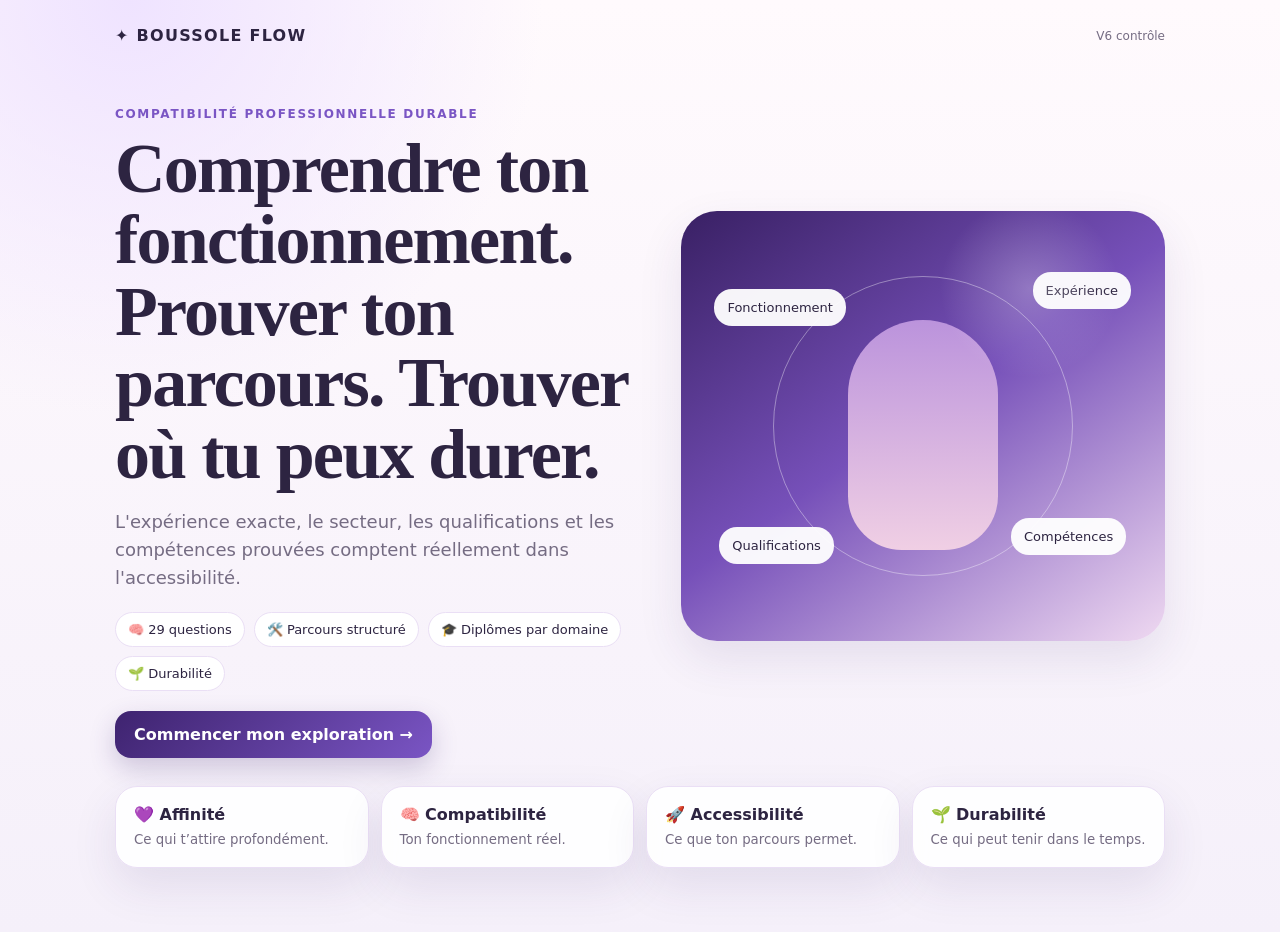
<file: Boussole_Flow_V6_CONTROLE.html>
<!doctype html><html lang="fr"><head><meta charset="utf-8"><meta name="viewport" content="width=device-width,initial-scale=1,viewport-fit=cover"><title>Boussole Flow — V6 contrôle</title><style>
:root{--bg:#faf6ff;--paper:#fff;--ink:#2d2441;--muted:#756c83;--line:#eadff5;--p1:#3e236f;--p2:#7a55c4;--p3:#bca0e9;--pink:#efcfe4;--sage:#dce9df;--gold:#f0e5c6;--shadow:0 18px 45px rgba(61,35,111,.1)}
*{box-sizing:border-box}body{margin:0;background:radial-gradient(circle at 10% 0,#efe3ff 0,transparent 28%),linear-gradient(#fffafd,#f5f0fa);font-family:Inter,system-ui,-apple-system,Segoe UI,Roboto,Arial;color:var(--ink)}
button,input,select,textarea{font:inherit}.wrap{width:min(1050px,calc(100% - 28px));margin:auto;padding:26px 0 64px}.top{display:flex;justify-content:space-between;align-items:center}.brand{font-weight:850;letter-spacing:.08em}.badge{font-size:12px;color:var(--muted)}
.hero{display:grid;grid-template-columns:1.05fr .95fr;gap:30px;align-items:center;padding-top:50px}.eyebrow{text-transform:uppercase;letter-spacing:.14em;font-size:12px;font-weight:800;color:var(--p2)}h1,h2{font-family:Georgia,serif;letter-spacing:-.025em}.hero h1{font-size:clamp(42px,6vw,70px);line-height:1.02;margin:10px 0 18px}.lead{font-size:18px;line-height:1.55;color:var(--muted)}.pills{display:flex;gap:9px;flex-wrap:wrap;margin:20px 0}.pill{background:white;border:1px solid var(--line);border-radius:999px;padding:9px 12px;font-size:13px}.primary,.secondary{border:0;border-radius:16px;padding:14px 19px;font-weight:800;cursor:pointer}.primary{background:linear-gradient(135deg,var(--p1),var(--p2));color:white;box-shadow:0 10px 26px rgba(61,35,111,.22)}.secondary{background:white;border:1px solid var(--line);color:var(--ink)}
.visual{height:430px;border-radius:36px;position:relative;overflow:hidden;background:linear-gradient(145deg,#392064,#7650b9 48%,#efd9f1);box-shadow:var(--shadow)}.visual:after{content:"";position:absolute;inset:0;background:radial-gradient(circle at 72% 18%,rgba(255,255,255,.25),transparent 18%)}.head{position:absolute;left:50%;top:52%;width:150px;height:230px;border-radius:78px 78px 56px 56px;background:linear-gradient(#bb93dc,#f0cfe4);transform:translate(-50%,-50%)}.orbit{position:absolute;left:50%;top:50%;width:300px;height:300px;border:1px solid rgba(255,255,255,.38);border-radius:50%;transform:translate(-50%,-50%)}.node{position:absolute;background:rgba(255,255,255,.95);padding:11px 13px;border-radius:18px;font-size:13px}.n1{left:7%;top:18%}.n2{right:7%;top:14%}.n3{left:8%;bottom:18%}.n4{right:8%;bottom:20%}
.features{display:grid;grid-template-columns:repeat(4,1fr);gap:12px;margin-top:28px}.card{background:rgba(255,255,255,.93);border:1px solid var(--line);border-radius:22px;padding:18px;box-shadow:var(--shadow)}.card small{display:block;color:var(--muted);margin-top:6px;line-height:1.45}
.quiz{width:min(760px,calc(100% - 28px));margin:auto;padding:24px 0 60px}.qtop{display:grid;grid-template-columns:42px 1fr auto;gap:12px;align-items:center}.round{width:42px;height:42px;border-radius:50%;border:1px solid var(--line);background:white}.progress{height:8px;background:#eee7f4;border-radius:99px;overflow:hidden}.progress i{display:block;height:100%;background:linear-gradient(90deg,var(--p2),var(--pink))}.qbox{padding-top:42px}.qbox h2{font-size:clamp(30px,5vw,44px)}.options{display:grid;gap:12px;margin-top:24px}.opt{background:white;border:1px solid var(--line);border-radius:18px;padding:17px;text-align:left;cursor:pointer}.opt:hover{border-color:var(--p3);transform:translateY(-1px)}
.section{margin-top:34px}.section h2{font-size:36px}.sub{color:var(--muted);line-height:1.5}.formgrid{display:grid;grid-template-columns:1fr 1fr;gap:12px}.field{display:grid;gap:7px;margin:12px 0}.field label{font-weight:750}.input,select,textarea{width:100%;border:1px solid var(--line);background:white;border-radius:14px;padding:12px;color:var(--ink)}textarea{min-height:90px;resize:vertical}
.chips{display:flex;flex-wrap:wrap;gap:8px}.chip{border:1px solid var(--line);background:white;border-radius:999px;padding:10px 12px;cursor:pointer}.chip.on{background:#efe5fa;border-color:var(--p2);color:var(--p1)}
.repeater{display:grid;gap:10px}.item{background:white;border:1px solid var(--line);border-radius:18px;padding:14px}.itemgrid{display:grid;grid-template-columns:1.2fr .8fr .7fr;gap:8px}.itemgrid4{display:grid;grid-template-columns:1.1fr .8fr .7fr .7fr;gap:8px}.item button{margin-top:8px}
.resultHero{display:grid;grid-template-columns:1.1fr .9fr;gap:14px;margin-top:28px}.profile{background:linear-gradient(135deg,#3d236f,#7951c5);color:white;border-radius:28px;padding:26px}.profile h1{font-size:40px;margin:8px 0}.profile p{color:#eee7ff;line-height:1.5}.meters{background:white;border:1px solid var(--line);border-radius:28px;padding:20px}.meterrow{display:grid;grid-template-columns:125px 1fr 36px;gap:8px;align-items:center;font-size:13px;margin:9px 0}.meter{height:8px;background:#eee8f2;border-radius:99px;overflow:hidden}.meter i{display:block;height:100%;background:linear-gradient(90deg,var(--p2),var(--pink))}
.group{margin-top:34px}.jobs{display:grid;grid-template-columns:repeat(2,1fr);gap:12px}.job{background:white;border:1px solid var(--line);border-radius:22px;padding:18px}.family{font-size:11px;text-transform:uppercase;letter-spacing:.1em;color:var(--p2);font-weight:800}.scores{display:flex;gap:7px;flex-wrap:wrap;margin:10px 0}.score{font-size:12px;background:#f2e8fb;border-radius:999px;padding:7px 9px}.score.a{background:var(--sage)}.score.c{background:var(--gold)}.score.d{background:#f6e4e8}.job p{color:var(--muted);font-size:14px;line-height:1.45}.confidence{font-size:12px;font-weight:800;color:var(--p2)}.actions{display:flex;gap:9px;flex-wrap:wrap;margin:28px 0}.actions button{border:1px solid var(--line);background:white;border-radius:14px;padding:12px 14px;font-weight:800}.notice{background:#fff8ea;border:1px solid #eedeb8;border-radius:16px;padding:14px;font-size:13px;line-height:1.5}
@media(max-width:820px){.hero,.resultHero{grid-template-columns:1fr}.features,.jobs,.formgrid,.itemgrid,.itemgrid4{grid-template-columns:1fr 1fr}.visual{height:340px}}
@media(max-width:540px){.features,.jobs,.formgrid,.itemgrid,.itemgrid4{grid-template-columns:1fr}.hero h1{font-size:44px}.meterrow{grid-template-columns:100px 1fr 32px}}
@media print{.top,.actions{display:none!important}body{background:white}.wrap{width:100%;padding:0}.job{break-inside:avoid}}

.grid4{display:grid;grid-template-columns:1fr 1fr .7fr .8fr;gap:8px}.grid3{display:grid;grid-template-columns:1fr 1fr .8fr;gap:8px}@media(max-width:840px){.grid4,.grid3{grid-template-columns:1fr 1fr}}@media(max-width:560px){.grid4,.grid3{grid-template-columns:1fr}}
</style></head><body><main id="app"></main><script>const DATA={"dims": {"nov": "Nouveauté", "deep": "Profondeur", "human": "Humain", "create": "Créativité", "analysis": "Analyse", "action": "Action", "auto": "Autonomie", "structure": "Structure", "impact": "Impact", "manual": "Manuel", "precision": "Précision", "numbers": "Chiffres", "influence": "Influence", "field": "Terrain / vivant", "lead": "Leadership", "collective": "Collectif", "expression": "Expression", "tech": "Technologie", "feedback": "Feedback rapide", "focus": "Concentration", "sensory": "Tolérance sensorielle", "stability": "Stabilité"}, "questions": [["Énergie", "À la fin d’une bonne journée, qu’est-ce qui te donne le plus la sensation d’avoir été à ta place ?", [["J’ai aidé ou fait progresser quelqu’un", {"human": 3, "impact": 3}], ["J’ai résolu un problème difficile", {"analysis": 3, "deep": 2}], ["J’ai créé quelque chose qui me ressemble", {"create": 3, "expression": 1}], ["J’ai réalisé quelque chose de concret", {"manual": 3, "action": 2}], ["J’ai tenu les choses de façon fiable et organisée", {"structure": 3, "precision": 2}]]], ["Rythme", "Quel rythme te ressemble le plus ?", [["Stable et prévisible", {"stability": 3, "structure": 2}], ["Régulier avec quelques changements", {"stability": 2, "nov": 1}], ["Varié avec des journées différentes", {"nov": 3}], ["Rapide, intense, beaucoup d’action", {"action": 3, "feedback": 2}]]], ["Cadre", "Face à une procédure très précise…", [["Ça me rassure", {"structure": 3, "precision": 2}], ["Je l’apprécie si elle est logique", {"analysis": 2, "structure": 2}], ["Je préfère pouvoir l’adapter", {"auto": 3, "create": 1}], ["Je me sens vite enfermé·e", {"nov": 2, "auto": 2}]]], ["Concentration", "Quand une tâche demande une longue concentration…", [["J’adore m’y plonger longtemps", {"focus": 3, "deep": 2}], ["Ça me va si le sujet m’intéresse vraiment", {"focus": 2, "impact": 1}], ["J’ai besoin de pauses ou de variété", {"nov": 2, "feedback": 1}], ["Je préfère des tâches courtes avec résultats rapides", {"feedback": 3, "action": 2}]]], ["Interruptions", "Les interruptions fréquentes pendant que tu travailles…", [["Je les gère très bien", {"action": 2, "collective": 1}], ["Ça va si je peux reprendre facilement", {"structure": 1, "focus": 1}], ["Elles me fatiguent vite", {"focus": 2, "deep": 1}], ["Elles me font perdre complètement le fil", {"focus": 3}]]], ["Relation", "Dans le travail, le contact humain idéal est…", [["Central : écouter, conseiller, accompagner", {"human": 3}], ["Fréquent mais orienté objectif", {"human": 2, "influence": 2}], ["Présent en équipe, mais pas en continu", {"collective": 2}], ["Limité : je préfère me concentrer seul·e", {"deep": 2, "analysis": 2}]]], ["Concret", "Quel résultat te satisfait le plus ?", [["Une personne aidée", {"human": 3, "impact": 2}], ["Un objet, une réparation, une réalisation", {"manual": 3, "action": 2}], ["Un système mieux organisé", {"structure": 2, "analysis": 2}], ["Une création originale", {"create": 3}], ["Une décision fondée sur des faits", {"numbers": 2, "analysis": 3}]]], ["Précision", "Une tâche très minutieuse…", [["J’aime beaucoup", {"precision": 3}], ["Ça me va si elle a du sens", {"precision": 1, "impact": 1}], ["Je préfère aller vite et ajuster ensuite", {"action": 2}], ["Je trouve ça vite épuisant", {"nov": 1, "create": 1}]]], ["Apprentissage", "Quand tu apprends quelque chose…", [["Je veux comprendre en profondeur", {"deep": 3, "analysis": 2}], ["Je veux pratiquer immédiatement", {"manual": 2, "action": 2}], ["Je préfère une méthode claire étape par étape", {"structure": 3}], ["J’explore librement plusieurs sources", {"nov": 2, "auto": 2}]]], ["Créativité", "Créer quelque chose de nouveau est pour toi…", [["Essentiel", {"create": 3}], ["Agréable mais pas indispensable", {"create": 1}], ["Moins important que l’efficacité", {"analysis": 2, "structure": 1}], ["Je préfère perfectionner ce qui existe", {"precision": 2, "structure": 2}]]], ["Influence", "Convaincre, négocier ou faire adhérer…", [["J’aime le challenge", {"influence": 3, "action": 1}], ["J’aime si je crois vraiment à la solution", {"influence": 2, "impact": 1}], ["Je préfère conseiller sans objectif commercial", {"human": 2}], ["Ça ne me correspond pas", {"deep": 1}]]], ["Chiffres", "Les chiffres, budgets, mesures ou données…", [["J’aime les analyser", {"numbers": 3, "analysis": 2}], ["Je les utilise sans problème", {"numbers": 1}], ["Je préfère le qualitatif", {"human": 1, "create": 1}], ["Je les évite autant que possible", {"create": 1}]]], ["Terrain", "Travailler dehors, se déplacer ou intervenir sur le terrain…", [["C’est exactement ce qu’il me faut", {"field": 3, "action": 2}], ["J’aime alterner terrain et intérieur", {"field": 2, "nov": 1}], ["De temps en temps seulement", {"field": 1}], ["Je préfère un poste fixe en intérieur", {"stability": 1, "deep": 1}]]], ["Manuel", "Utiliser tes mains, des outils ou des machines…", [["Ça me plaît beaucoup", {"manual": 3}], ["Oui si c’est technique et précis", {"manual": 2, "precision": 2}], ["Occasionnellement", {"manual": 1}], ["Je préfère un travail surtout intellectuel ou relationnel", {"analysis": 1, "human": 1}]]], ["Leadership", "Prendre des décisions qui engagent d’autres personnes…", [["Ça me stimule", {"lead": 3}], ["Oui si je maîtrise bien le sujet", {"lead": 2, "deep": 1}], ["Je préfère contribuer sans diriger", {"collective": 2}], ["Je préfère des responsabilités bien délimitées", {"structure": 2}]]], ["Autonomie", "Si on te dit seulement « voici l’objectif, débrouille-toi »…", [["Parfait", {"auto": 3}], ["J’aime, avec quelques repères", {"auto": 2, "structure": 1}], ["Je préfère un cadre assez clair", {"structure": 2}], ["Ça me met en difficulté", {"structure": 3}]]], ["Impact", "Pour te sentir utile, tu préfères…", [["Voir directement l’effet sur une personne", {"human": 2, "impact": 3}], ["Contribuer à un service essentiel", {"impact": 3, "stability": 1}], ["Construire ou améliorer quelque chose qui dure", {"impact": 2, "manual": 1}], ["Résoudre un problème important en coulisses", {"impact": 2, "analysis": 2}]]], ["Urgence", "Dans une situation imprévue et urgente…", [["Je deviens très efficace", {"action": 3, "feedback": 1}], ["Je garde mon calme et j’applique une méthode", {"structure": 2, "precision": 2}], ["Je cherche rapidement la cause", {"analysis": 3}], ["Je préfère éviter les environnements d’urgence", {"stability": 2}]]], ["Vivant", "Le vivant, les animaux, les plantes ou l’environnement…", [["J’aimerais que ce soit au cœur de mon métier", {"field": 3, "impact": 1}], ["C’est un domaine qui m’attire", {"field": 2}], ["J’apprécie mais pas forcément professionnellement", {"field": 1}], ["Ce n’est pas un critère", {}]]], ["Routine", "Refaire régulièrement une tâche que tu maîtrises…", [["J’aime la maîtrise et la régularité", {"stability": 3, "precision": 2}], ["Ça me convient si elle a du sens", {"stability": 1, "impact": 1}], ["Il me faut de la variété à côté", {"nov": 2}], ["Je décroche très vite", {"nov": 3}]]], ["Expression", "Écrire, parler, raconter ou transmettre une idée…", [["C’est une vraie force", {"expression": 3, "create": 1}], ["J’aime surtout expliquer clairement", {"expression": 2, "human": 1}], ["Je le fais si nécessaire", {"expression": 1}], ["Je préfère agir plutôt que m’exprimer", {"manual": 1, "action": 1}]]], ["Technologie", "Face à un nouvel outil numérique ou une machine…", [["J’ai envie de comprendre comment ça marche", {"tech": 3, "analysis": 1}], ["Je teste jusqu’à savoir m’en servir", {"tech": 2, "action": 1}], ["Je suis à l’aise avec une formation", {"tech": 1, "structure": 1}], ["Je préfère limiter la technologie", {"manual": 1, "human": 1}]]], ["Feedback", "Pour rester motivé·e, tu as plutôt besoin…", [["De voir rapidement que j’avance", {"feedback": 3}], ["D’objectifs intermédiaires clairs", {"structure": 2, "feedback": 2}], ["De pouvoir travailler longtemps sans interruption", {"focus": 3, "deep": 2}], ["D’une grande liberté sur la façon d’avancer", {"auto": 3}]]], ["Ambiance", "Quel environnement sensoriel te convient le mieux ?", [["Calme et peu interrompu", {"sensory": 3, "focus": 2}], ["Animé mais maîtrisé", {"sensory": 2, "collective": 1}], ["Très vivant, bruit et mouvement ne me gênent pas", {"action": 2, "sensory": 0}], ["Ça dépend surtout de l’intérêt du travail", {"impact": 1}]]], ["Sécurité", "Entre sécurité et liberté professionnelle…", [["Je privilégie la stabilité", {"stability": 3}], ["Je veux un équilibre", {"stability": 1, "auto": 1}], ["Je préfère la liberté même avec de l’incertitude", {"auto": 3, "nov": 1}], ["J’aime prendre des risques calculés", {"lead": 2, "auto": 2}]]], ["Équipe", "Dans une équipe, tu te retrouves plutôt à…", [["Coordonner et donner une direction", {"lead": 3}], ["Créer du lien et aider les autres", {"human": 2, "collective": 2}], ["Apporter ton expertise", {"deep": 2, "analysis": 2}], ["Faire ta part de façon fiable", {"structure": 2, "precision": 1}]]], ["Service", "Servir un client ou un usager signifie surtout…", [["Comprendre son besoin et trouver la bonne solution", {"human": 2, "influence": 1}], ["Garantir un service fiable", {"structure": 2, "precision": 1}], ["Créer une expérience mémorable", {"create": 2, "human": 1}], ["Ce n’est pas ce qui m’attire le plus", {"deep": 1}]]], ["Valeur", "Qu’est-ce qui te rendrait le plus fier·e ?", [["Être reconnu·e comme expert·e", {"deep": 3}], ["Avoir amélioré la vie de personnes", {"impact": 3, "human": 1}], ["Avoir créé ou bâti quelque chose", {"create": 2, "manual": 2}], ["Avoir dirigé un projet ou une équipe", {"lead": 3}], ["Être une personne fiable sur qui l’on compte", {"stability": 2, "precision": 2}]]], ["Projection", "Si tu pouvais tester un métier une semaine sans conséquence…", [["Soin, aide ou éducation", {"human": 3, "impact": 2}], ["Technique, manuel ou terrain", {"manual": 3, "field": 1}], ["Créatif, média ou design", {"create": 3, "expression": 1}], ["Analyse, sciences, chiffres ou informatique", {"analysis": 2, "numbers": 1, "tech": 2}], ["Commerce, projet, management ou entrepreneuriat", {"influence": 2, "lead": 2, "auto": 1}]]]], "jobs": [{"name": "Développeur·se web", "family": "Numérique", "fit": {"tech": 5, "analysis": 5, "deep": 4, "auto": 3, "focus": 4}, "skills": ["Numérique / web"], "edu": 2, "cert": false, "physical": 1, "people": 2, "noise": 1, "shift": false, "desc": "Concevoir et maintenir des applications numériques.", "sector": "Numérique", "role": "Développement web"}, {"name": "Technicien·ne support informatique", "family": "Numérique", "fit": {"tech": 5, "analysis": 4, "human": 3, "action": 3, "feedback": 4}, "skills": ["Numérique / web", "Relation client"], "edu": 1, "cert": false, "physical": 1, "people": 4, "noise": 2, "shift": false, "desc": "Diagnostiquer des incidents et aider les utilisateurs.", "sector": "Numérique", "role": "Support informatique"}, {"name": "Data analyst", "family": "Données", "fit": {"numbers": 5, "analysis": 5, "deep": 4, "tech": 4, "precision": 3, "focus": 4}, "skills": ["Données / chiffres", "Numérique / web"], "edu": 3, "cert": false, "physical": 1, "people": 2, "noise": 1, "shift": false, "desc": "Transformer des données en informations utiles à la décision.", "sector": "Numérique", "role": "Data / analyse"}, {"name": "UX / Service Designer", "family": "Design & numérique", "fit": {"create": 5, "human": 4, "analysis": 4, "expression": 3, "auto": 3}, "skills": ["Design / visuel", "Gestion de projet"], "edu": 2, "cert": false, "physical": 1, "people": 4, "noise": 2, "shift": false, "desc": "Comprendre les usages et concevoir des expériences utiles.", "sector": "Numérique", "role": "UX / design numérique"}, {"name": "Chef·fe de projet digital", "family": "Numérique & projet", "fit": {"lead": 3, "collective": 4, "structure": 4, "tech": 3, "expression": 3}, "skills": ["Gestion de projet", "Numérique / web"], "edu": 2, "cert": false, "physical": 1, "people": 4, "noise": 2, "shift": false, "desc": "Coordonner équipes, délais et objectifs d’un projet numérique.", "sector": "Numérique", "role": "Gestion de projet digital"}, {"name": "No-code / automatisation", "family": "Numérique", "fit": {"tech": 5, "analysis": 4, "auto": 4, "create": 3, "action": 3}, "skills": ["Numérique / web"], "edu": 1, "cert": false, "physical": 1, "people": 2, "noise": 1, "shift": false, "desc": "Automatiser des processus et assembler des outils.", "sector": "Numérique", "role": "Autre"}, {"name": "Infirmier·ère", "family": "Santé", "fit": {"human": 5, "impact": 5, "precision": 4, "action": 3, "structure": 3}, "skills": ["Santé / accompagnement"], "edu": 3, "cert": true, "physical": 3, "people": 5, "noise": 3, "shift": true, "desc": "Soigner, surveiller et accompagner des patients.", "sector": "Santé", "role": "Autre"}, {"name": "Aide-soignant·e", "family": "Santé", "fit": {"human": 5, "impact": 5, "action": 4, "structure": 3}, "skills": ["Santé / accompagnement"], "edu": 1, "cert": true, "physical": 4, "people": 5, "noise": 3, "shift": true, "desc": "Assurer les soins de confort et accompagner les personnes.", "sector": "Santé", "role": "Autre"}, {"name": "Assistant·e dentaire", "family": "Santé", "fit": {"human": 4, "precision": 5, "structure": 4}, "skills": ["Relation client"], "edu": 1, "cert": true, "physical": 2, "people": 4, "noise": 2, "shift": false, "desc": "Assister le praticien et accueillir les patients.", "sector": "Santé", "role": "Autre"}, {"name": "Technicien·ne de laboratoire", "family": "Sciences & santé", "fit": {"analysis": 5, "precision": 5, "numbers": 4, "structure": 4, "deep": 3}, "skills": ["Données / chiffres"], "edu": 3, "cert": false, "physical": 2, "people": 2, "noise": 2, "shift": false, "desc": "Réaliser des analyses fiables.", "sector": "Sciences & santé", "role": "Autre"}, {"name": "Psychologue", "family": "Psychologie", "fit": {"human": 5, "deep": 5, "analysis": 4, "impact": 5, "focus": 4}, "skills": ["Psychologie / humain"], "edu": 5, "cert": true, "physical": 1, "people": 5, "noise": 1, "shift": false, "desc": "Évaluer, écouter et accompagner des personnes.", "sector": "Psychologie", "role": "Autre"}, {"name": "Éducateur·rice spécialisé·e", "family": "Social", "fit": {"human": 5, "impact": 5, "action": 3, "collective": 4}, "skills": ["Santé / accompagnement"], "edu": 3, "cert": true, "physical": 2, "people": 5, "noise": 3, "shift": false, "desc": "Accompagner vers l’autonomie et l’inclusion.", "sector": "Social", "role": "Autre"}, {"name": "Professeur·e des écoles", "family": "Éducation", "fit": {"human": 5, "expression": 4, "impact": 5, "structure": 3}, "skills": ["Formation / pédagogie"], "edu": 5, "cert": true, "physical": 2, "people": 5, "noise": 4, "shift": false, "desc": "Faire apprendre et progresser un groupe d’enfants.", "sector": "Éducation", "role": "Autre"}, {"name": "Formateur·rice professionnel·le", "family": "Éducation", "fit": {"human": 4, "expression": 5, "impact": 4, "deep": 3, "auto": 3}, "skills": ["Formation / pédagogie"], "edu": 2, "cert": false, "physical": 1, "people": 5, "noise": 2, "shift": false, "desc": "Transmettre une expertise à des adultes.", "sector": "Éducation", "role": "Autre"}, {"name": "Comptable", "family": "Finance", "fit": {"numbers": 5, "precision": 5, "structure": 5, "analysis": 4, "stability": 4}, "skills": ["Comptabilité / finance"], "edu": 2, "cert": false, "physical": 1, "people": 2, "noise": 1, "shift": false, "desc": "Enregistrer, contrôler et expliquer les opérations financières.", "sector": "Finance / comptabilité", "role": "Comptabilité"}, {"name": "Gestionnaire de paie", "family": "RH & administration", "fit": {"precision": 5, "structure": 5, "numbers": 4, "analysis": 3, "stability": 4}, "skills": ["Administratif", "Comptabilité / finance"], "edu": 2, "cert": false, "physical": 1, "people": 2, "noise": 1, "shift": false, "desc": "Produire des paies exactes et appliquer la réglementation.", "sector": "Finance / comptabilité", "role": "Paie"}, {"name": "Assistant·e administratif·ve", "family": "Administration", "fit": {"structure": 5, "precision": 4, "human": 2, "expression": 2, "stability": 4}, "skills": ["Administratif"], "edu": 1, "cert": false, "physical": 1, "people": 3, "noise": 1, "shift": false, "desc": "Organiser dossiers, agendas et échanges d’un service.", "sector": "Administration", "role": "Assistanat administratif"}, {"name": "Juriste", "family": "Droit", "fit": {"deep": 5, "analysis": 5, "expression": 4, "precision": 4, "focus": 4}, "skills": ["Droit / administration"], "edu": 5, "cert": false, "physical": 1, "people": 2, "noise": 1, "shift": false, "desc": "Analyser le droit et sécuriser les décisions.", "sector": "Droit", "role": "Juridique"}, {"name": "Recruteur·se", "family": "Ressources humaines", "fit": {"human": 5, "influence": 3, "expression": 4, "analysis": 3}, "skills": ["Relation client", "Communication / réseaux"], "edu": 2, "cert": false, "physical": 1, "people": 5, "noise": 2, "shift": false, "desc": "Faire correspondre personnes, postes et organisations.", "sector": "RH", "role": "Recrutement"}, {"name": "Commercial·e B2B", "family": "Commerce", "fit": {"influence": 5, "human": 4, "action": 4, "auto": 3, "feedback": 4}, "skills": ["Vente / négociation"], "edu": 1, "cert": false, "physical": 1, "people": 5, "noise": 2, "shift": false, "desc": "Prospecter, comprendre un besoin et négocier.", "sector": "Commerce", "role": "Commercial B2B"}, {"name": "Conseiller·ère de vente", "family": "Commerce", "fit": {"human": 4, "influence": 4, "action": 4, "structure": 2}, "skills": ["Vente / négociation", "Relation client"], "edu": 0, "cert": false, "physical": 2, "people": 5, "noise": 3, "shift": true, "desc": "Accueillir, conseiller et vendre.", "sector": "Commerce", "role": "Vente"}, {"name": "Customer Success Manager", "family": "Service & numérique", "fit": {"human": 5, "expression": 4, "analysis": 3, "tech": 3, "impact": 3}, "skills": ["Relation client", "Numérique / web"], "edu": 2, "cert": false, "physical": 1, "people": 5, "noise": 2, "shift": false, "desc": "Aider des clients à réussir avec un produit.", "sector": "Commerce", "role": "Relation client"}, {"name": "Agent immobilier", "family": "Immobilier", "fit": {"influence": 5, "human": 4, "auto": 4, "action": 4}, "skills": ["Vente / négociation", "Relation client"], "edu": 1, "cert": false, "physical": 2, "people": 5, "noise": 2, "shift": false, "desc": "Prospecter et accompagner des transactions.", "sector": "Immobilier", "role": "Transaction immobilière"}, {"name": "Électricien·ne", "family": "Bâtiment", "fit": {"manual": 5, "precision": 5, "analysis": 3, "action": 4}, "skills": ["Technique / bricolage"], "edu": 1, "cert": true, "physical": 4, "people": 2, "noise": 3, "shift": false, "desc": "Installer, diagnostiquer et réparer des équipements électriques.", "sector": "Bâtiment", "role": "Électricité"}, {"name": "Plombier·ère chauffagiste", "family": "Bâtiment", "fit": {"manual": 5, "action": 5, "analysis": 3, "field": 2}, "skills": ["Technique / bricolage"], "edu": 1, "cert": true, "physical": 5, "people": 3, "noise": 3, "shift": false, "desc": "Installer et dépanner des réseaux et équipements.", "sector": "Bâtiment", "role": "Plomberie / chauffage"}, {"name": "Menuisier·ère", "family": "Artisanat", "fit": {"manual": 5, "precision": 5, "create": 3, "deep": 3}, "skills": ["Technique / bricolage"], "edu": 1, "cert": false, "physical": 4, "people": 2, "noise": 3, "shift": false, "desc": "Fabriquer et poser des ouvrages.", "sector": "Bâtiment", "role": "Menuiserie"}, {"name": "Mécanicien·ne automobile", "family": "Maintenance", "fit": {"manual": 5, "analysis": 4, "precision": 4, "action": 4}, "skills": ["Technique / bricolage", "Entretien / maintenance"], "edu": 1, "cert": false, "physical": 4, "people": 2, "noise": 3, "shift": false, "desc": "Diagnostiquer, entretenir et réparer des véhicules.", "sector": "Industrie / maintenance", "role": "Mécanique"}, {"name": "Technicien·ne maintenance industrielle", "family": "Industrie", "fit": {"manual": 4, "analysis": 5, "tech": 3, "action": 4, "precision": 4}, "skills": ["Entretien / maintenance", "Technique / bricolage"], "edu": 2, "cert": false, "physical": 4, "people": 2, "noise": 4, "shift": true, "desc": "Diagnostiquer et remettre en service des machines.", "sector": "Industrie", "role": "Autre"}, {"name": "Graphiste", "family": "Création", "fit": {"create": 5, "precision": 4, "tech": 3, "expression": 2, "focus": 4}, "skills": ["Design / visuel"], "edu": 1, "cert": false, "physical": 1, "people": 2, "noise": 1, "shift": false, "desc": "Créer des identités et supports visuels.", "sector": "Création / design", "role": "Graphisme"}, {"name": "Rédacteur·rice / Content strategist", "family": "Médias", "fit": {"expression": 5, "create": 4, "deep": 3, "analysis": 3, "focus": 4}, "skills": ["Écriture", "Communication / réseaux"], "edu": 1, "cert": false, "physical": 1, "people": 2, "noise": 1, "shift": false, "desc": "Écrire et structurer des contenus utiles.", "sector": "Médias", "role": "Autre"}, {"name": "Community manager", "family": "Communication", "fit": {"expression": 4, "create": 4, "nov": 4, "human": 3, "tech": 3, "feedback": 4}, "skills": ["Communication / réseaux"], "edu": 1, "cert": false, "physical": 1, "people": 4, "noise": 2, "shift": false, "desc": "Animer des communautés et produire des contenus.", "sector": "Communication / médias", "role": "Community management"}, {"name": "Photographe", "family": "Création", "fit": {"create": 5, "precision": 4, "auto": 4, "human": 2}, "skills": ["Design / visuel"], "edu": 0, "cert": false, "physical": 2, "people": 3, "noise": 2, "shift": false, "desc": "Créer des images à intention artistique ou commerciale.", "sector": "Création / design", "role": "Photographie"}, {"name": "Cuisinier·ère", "family": "Restauration", "fit": {"manual": 5, "action": 5, "precision": 4, "create": 3, "collective": 3}, "skills": ["Cuisine / restauration"], "edu": 0, "cert": false, "physical": 5, "people": 2, "noise": 5, "shift": true, "desc": "Préparer des plats dans un environnement rythmé.", "sector": "Tourisme / restauration", "role": "Cuisine"}, {"name": "Pâtissier·ère", "family": "Artisanat & restauration", "fit": {"manual": 5, "precision": 5, "create": 4, "structure": 3}, "skills": ["Cuisine / restauration"], "edu": 1, "cert": false, "physical": 4, "people": 1, "noise": 3, "shift": true, "desc": "Produire avec technique, précision et régularité.", "sector": "Artisanat", "role": "Pâtisserie"}, {"name": "Réceptionniste hôtel", "family": "Tourisme", "fit": {"human": 5, "structure": 4, "expression": 3, "action": 2}, "skills": ["Relation client"], "edu": 1, "cert": false, "physical": 2, "people": 5, "noise": 3, "shift": true, "desc": "Accueillir les clients et coordonner leur séjour.", "sector": "Tourisme / restauration", "role": "Réception hôtelière"}, {"name": "Chef·fe de projet événementiel", "family": "Événementiel", "fit": {"lead": 4, "action": 5, "create": 3, "human": 4, "structure": 3}, "skills": ["Gestion de projet", "Communication / réseaux"], "edu": 2, "cert": false, "physical": 2, "people": 5, "noise": 4, "shift": true, "desc": "Transformer une idée en événement.", "sector": "Communication / médias", "role": "Événementiel"}, {"name": "Préparateur·rice de commandes", "family": "Logistique", "fit": {"action": 4, "structure": 4, "precision": 4, "manual": 3}, "skills": ["Logistique / conduite"], "edu": 0, "cert": false, "physical": 4, "people": 1, "noise": 4, "shift": true, "desc": "Préparer efficacement des commandes.", "sector": "Transport / logistique", "role": "Préparation de commandes"}, {"name": "Responsable logistique", "family": "Logistique", "fit": {"lead": 4, "structure": 5, "analysis": 4, "action": 4}, "skills": ["Logistique / conduite", "Gestion de projet"], "edu": 3, "cert": false, "physical": 2, "people": 4, "noise": 3, "shift": false, "desc": "Piloter flux, stocks, équipes et délais.", "sector": "Transport / logistique", "role": "Logistique / supply chain"}, {"name": "Paysagiste", "family": "Nature & artisanat", "fit": {"field": 5, "manual": 5, "create": 3, "action": 4}, "skills": ["Animaux / nature", "Technique / bricolage"], "edu": 1, "cert": false, "physical": 5, "people": 2, "noise": 3, "shift": false, "desc": "Créer et entretenir des espaces extérieurs.", "sector": "Nature / environnement", "role": "Paysagisme"}, {"name": "Soigneur·se animalier·ère", "family": "Animaux", "fit": {"field": 5, "human": 2, "manual": 3, "precision": 4, "impact": 3}, "skills": ["Animaux / nature"], "edu": 1, "cert": false, "physical": 4, "people": 2, "noise": 3, "shift": true, "desc": "Assurer les soins quotidiens et le bien-être des animaux.", "sector": "Animaux", "role": "Soins animaliers"}, {"name": "Auxiliaire vétérinaire", "family": "Animaux & santé", "fit": {"field": 5, "human": 4, "precision": 4, "structure": 3}, "skills": ["Animaux / nature", "Relation client"], "edu": 1, "cert": true, "physical": 3, "people": 4, "noise": 3, "shift": false, "desc": "Accueillir, assister les soins et organiser une structure.", "sector": "Animaux", "role": "Auxiliaire vétérinaire"}, {"name": "Technicien·ne environnement", "family": "Environnement", "fit": {"field": 4, "analysis": 4, "precision": 3, "impact": 4}, "skills": ["Animaux / nature", "Données / chiffres"], "edu": 2, "cert": false, "physical": 3, "people": 2, "noise": 2, "shift": false, "desc": "Mesurer, suivre et protéger l’environnement.", "sector": "Nature / environnement", "role": "Environnement"}, {"name": "Agent·e de sécurité", "family": "Sécurité", "fit": {"structure": 5, "precision": 4, "action": 3, "field": 2, "stability": 3}, "skills": ["Sécurité / secours"], "edu": 0, "cert": true, "physical": 3, "people": 3, "noise": 3, "shift": true, "desc": "Prévenir les incidents et appliquer des procédures de sécurité.", "sector": "Sécurité / secours", "role": "Sécurité privée"}, {"name": "Sapeur-pompier", "family": "Secours", "fit": {"action": 5, "collective": 5, "impact": 5, "manual": 3, "precision": 3}, "skills": ["Sécurité / secours"], "edu": 1, "cert": true, "physical": 5, "people": 4, "noise": 5, "shift": true, "desc": "Intervenir en urgence pour protéger et secourir.", "sector": "Sécurité / secours", "role": "Secours"}, {"name": "Entrepreneur·e / indépendant·e", "family": "Entrepreneuriat", "fit": {"auto": 5, "lead": 4, "nov": 4, "influence": 3, "action": 4}, "skills": ["Gestion de projet", "Vente / négociation"], "edu": 0, "cert": false, "physical": 1, "people": 4, "noise": 2, "shift": false, "desc": "Créer une activité et trouver des clients.", "sector": "Entrepreneuriat", "role": "Création d’entreprise"}, {"name": "Coiffeur·se", "family": "Beauté", "fit": {"human": 5, "manual": 4, "create": 4, "precision": 3}, "skills": ["Relation client"], "edu": 1, "cert": true, "physical": 4, "people": 5, "noise": 4, "shift": true, "desc": "Conseiller et réaliser des prestations techniques.", "sector": "Beauté", "role": "Autre"}, {"name": "Coach sportif·ve", "family": "Sport", "fit": {"human": 4, "expression": 4, "action": 5, "impact": 4}, "skills": ["Formation / pédagogie", "Santé / accompagnement"], "edu": 2, "cert": true, "physical": 5, "people": 5, "noise": 3, "shift": true, "desc": "Encadrer la pratique physique et la progression.", "sector": "Sport / bien-être", "role": "Coaching sportif"}, {"name": "Bibliothécaire / médiathécaire", "family": "Culture", "fit": {"deep": 4, "human": 3, "structure": 4, "impact": 3, "expression": 2}, "skills": ["Écriture", "Administratif"], "edu": 2, "cert": false, "physical": 1, "people": 3, "noise": 1, "shift": false, "desc": "Accueillir les publics et valoriser les collections.", "sector": "Culture", "role": "Autre"}], "sectors": ["Numérique", "Administration", "Santé", "Social", "Éducation", "Commerce", "Finance / comptabilité", "RH", "Bâtiment", "Industrie / maintenance", "Artisanat", "Création / design", "Communication / médias", "Tourisme / restauration", "Transport / logistique", "Nature / environnement", "Animaux", "Sécurité / secours", "Sport / bien-être", "Droit", "Immobilier", "Entrepreneuriat"], "roles": {"Numérique": ["Développement web", "Support informatique", "Systèmes / réseaux", "Data / analyse", "UX / design numérique", "Gestion de projet digital", "No-code / automatisation", "Produit"], "Administration": ["Assistanat administratif", "Gestion de dossiers", "Accueil / secrétariat", "Office management"], "Santé": ["Soins infirmiers", "Aide-soins", "Secrétariat médical", "Laboratoire", "Assistanat médical"], "Social": ["Accompagnement social", "Éducation spécialisée", "Insertion"], "Éducation": ["Enseignement", "Formation professionnelle", "Petite enfance", "Pédagogie"], "Commerce": ["Vente", "Relation client", "Commercial B2B", "Conseil commercial"], "Finance / comptabilité": ["Comptabilité", "Paie", "Contrôle de gestion", "Banque / assurance"], "RH": ["Recrutement", "Administration RH", "Gestion RH"], "Bâtiment": ["Électricité", "Plomberie / chauffage", "Menuiserie", "Peinture / finition"], "Industrie / maintenance": ["Maintenance industrielle", "Production", "Soudure", "Mécanique"], "Artisanat": ["Menuiserie", "Pâtisserie", "Coiffure", "Esthétique"], "Création / design": ["Graphisme", "Photographie", "Design d’espace", "Illustration"], "Communication / médias": ["Rédaction", "Community management", "Journalisme", "Événementiel"], "Tourisme / restauration": ["Cuisine", "Service en salle", "Réception hôtelière"], "Transport / logistique": ["Préparation de commandes", "Transport", "Logistique / supply chain"], "Nature / environnement": ["Paysagisme", "Agriculture", "Environnement"], "Animaux": ["Soins animaliers", "Auxiliaire vétérinaire"], "Sécurité / secours": ["Sécurité privée", "Secours", "Sécurité publique"], "Sport / bien-être": ["Coaching sportif", "Bien-être"], "Droit": ["Juridique", "Assistanat juridique"], "Immobilier": ["Transaction immobilière", "Gestion immobilière"], "Entrepreneuriat": ["Création d’entreprise", "Freelance / indépendant"]}, "skillCatalog": ["Développement web", "Support informatique", "Systèmes / réseaux", "Données / chiffres", "UX / design", "Gestion de projet", "No-code / automatisation", "Administratif", "Bureautique", "Relation client", "Vente / négociation", "Communication / réseaux", "Écriture", "Formation / pédagogie", "Santé / accompagnement", "Comptabilité / finance", "RH / recrutement", "Technique / bricolage", "Maintenance", "Cuisine / restauration", "Logistique / conduite", "Animaux / nature", "Sécurité / secours", "Droit / administration", "Management"]};
const app=document.getElementById('app');
const K='boussoleFlowV6';
let st={step:'home',q:0,answers:[],experiences:[],qualifications:[],skills:[],passions:[],constraints:{physical:3,people:3,noise:3,shift:'maybe',training:2},result:null};
try{const x=JSON.parse(localStorage.getItem(K));if(x)st={...st,...x}}catch(e){}
const save=()=>localStorage.setItem(K,JSON.stringify(st));
const brand=()=>`<div class="top"><div class="brand">✦ BOUSSOLE FLOW</div><div class="badge">V6 contrôle</div></div>`;
function home(){app.innerHTML=`<div class="wrap">${brand()}<section class="hero"><div><p class="eyebrow">Compatibilité professionnelle durable</p><h1>Comprendre ton fonctionnement. Prouver ton parcours. Trouver où tu peux durer.</h1><p class="lead">L'expérience exacte, le secteur, les qualifications et les compétences prouvées comptent réellement dans l'accessibilité.</p><div class="pills"><span class="pill">🧠 ${DATA.questions.length} questions</span><span class="pill">🛠️ Parcours structuré</span><span class="pill">🎓 Diplômes par domaine</span><span class="pill">🌱 Durabilité</span></div><button class="primary" onclick="start()">Commencer mon exploration →</button>${st.answers.length?` <button class="secondary" onclick="resume()">Reprendre</button>`:''}</div><div class="visual"><div class="head"></div><div class="orbit"></div><div class="node n1">Fonctionnement</div><div class="node n2">Expérience</div><div class="node n3">Qualifications</div><div class="node n4">Compétences</div></div></section><div class="features"><div class="card"><b>💜 Affinité</b><small>Ce qui t’attire profondément.</small></div><div class="card"><b>🧠 Compatibilité</b><small>Ton fonctionnement réel.</small></div><div class="card"><b>🚀 Accessibilité</b><small>Ce que ton parcours permet.</small></div><div class="card"><b>🌱 Durabilité</b><small>Ce qui peut tenir dans le temps.</small></div></div></div>`}
function start(){st={step:'quiz',q:0,answers:[],experiences:[],qualifications:[],skills:[],passions:[],constraints:{physical:3,people:3,noise:3,shift:'maybe',training:2},result:null};save();quiz()}
function resume(){if(st.result)results();else if(st.step==='profile')profileForm();else quiz()}
function quiz(){st.step='quiz';save();const q=DATA.questions[st.q];app.innerHTML=`<div class="quiz">${brand()}<div class="qtop"><button class="round" onclick="back()">←</button><div class="progress"><i style="width:${Math.round(st.q/DATA.questions.length*100)}%"></i></div><span class="badge">${st.q+1}/${DATA.questions.length}</span></div><div class="qbox"><p class="eyebrow">${q[0]}</p><h2>${q[1]}</h2><div class="options">${q[2].map((o,i)=>`<button class="opt" onclick="answer(${i})">${o[0]}</button>`).join('')}</div></div></div>`}
function answer(i){st.answers[st.q]=i;if(st.q<DATA.questions.length-1){st.q++;save();quiz()}else{st.step='profile';save();profileForm()}}
function back(){if(st.q>0){st.q--;quiz()}else home()}
const sectorOptions=v=>DATA.sectors.map(s=>`<option ${s===v?'selected':''}>${s}</option>`).join('');
const roleOptions=(sec,v)=>(DATA.roles[sec]||['Autre']).map(s=>`<option ${s===v?'selected':''}>${s}</option>`).join('');
function addExp(){let sector='Numérique';st.experiences.push({sector,role:DATA.roles[sector][0],years:1,autonomy:3});save();profileForm()}
function addQual(){st.qualifications.push({sector:'Numérique',type:'Titre RNCP',level:6,specialty:''});save();profileForm()}
function addSkill(){st.skills.push({name:DATA.skillCatalog[0],level:3,source:'Expérience professionnelle'});save();profileForm()}
function addPassion(){st.passions.push({label:'',years:2,intensity:3});save();profileForm()}
function rm(type,i){st[type].splice(i,1);save();profileForm()}
function setVal(type,i,key,v){st[type][i][key]=v;save()}
function changeSector(i,v){st.experiences[i].sector=v;st.experiences[i].role=(DATA.roles[v]||['Autre'])[0];save();profileForm()}
function profileForm(){st.step='profile';save();app.innerHTML=`<div class="wrap">${brand()}<div class="section"><p class="eyebrow">Étape 2 — ton parcours réel</p><h2>On ne devine plus ton CV : on le structure.</h2><p class="sub">Une expérience directe pèse plus qu'une expérience du secteur, puis viennent les qualifications du domaine et les compétences prouvées.</p></div>
<div class="section card"><h3>1. Expériences professionnelles</h3><div class="repeater">${st.experiences.map((x,i)=>`<div class="item"><div class="grid4"><div class="field"><label>Secteur</label><select class="input" onchange="changeSector(${i},this.value)">${sectorOptions(x.sector)}</select></div><div class="field"><label>Métier / famille</label><select class="input" onchange="setVal('experiences',${i},'role',this.value)">${roleOptions(x.sector,x.role)}</select></div><div class="field"><label>Années</label><input class="input" type="number" min="0" max="50" step=".5" value="${x.years}" oninput="setVal('experiences',${i},'years',+this.value)"></div><div class="field"><label>Autonomie</label><select class="input" onchange="setVal('experiences',${i},'autonomy',+this.value)"><option value="1" ${x.autonomy==1?'selected':''}>Débutant</option><option value="2" ${x.autonomy==2?'selected':''}>Opérationnel</option><option value="3" ${x.autonomy==3?'selected':''}>Autonome</option><option value="4" ${x.autonomy==4?'selected':''}>Référent</option><option value="5" ${x.autonomy==5?'selected':''}>Responsable / expert</option></select></div></div><button class="secondary" onclick="rm('experiences',${i})">Supprimer</button></div>`).join('')}</div><button class="secondary" onclick="addExp()">+ Ajouter une expérience</button></div>
<div class="section card"><h3>2. Diplômes, titres et formations</h3><div class="repeater">${st.qualifications.map((x,i)=>`<div class="item"><div class="grid4"><div class="field"><label>Domaine</label><select class="input" onchange="setVal('qualifications',${i},'sector',this.value)">${sectorOptions(x.sector)}</select></div><div class="field"><label>Type</label><select class="input" onchange="setVal('qualifications',${i},'type',this.value)"><option ${x.type==='CAP / BEP'?'selected':''}>CAP / BEP</option><option ${x.type==='Bac'?'selected':''}>Bac</option><option ${x.type==='BTS / Bac+2'?'selected':''}>BTS / Bac+2</option><option ${x.type==='Licence / Bachelor'?'selected':''}>Licence / Bachelor</option><option ${x.type==='Master / Bac+5'?'selected':''}>Master / Bac+5</option><option ${x.type==='Titre RNCP'?'selected':''}>Titre RNCP</option><option ${x.type==='Formation qualifiante'?'selected':''}>Formation qualifiante</option><option ${x.type==='Certification professionnelle'?'selected':''}>Certification professionnelle</option><option ${x.type==='Formation courte'?'selected':''}>Formation courte</option></select></div><div class="field"><label>Niveau</label><select class="input" onchange="setVal('qualifications',${i},'level',+this.value)">${[1,2,3,4,5,6,7].map(n=>`<option value="${n}" ${x.level==n?'selected':''}>${x.type==='Titre RNCP'?'RNCP '+n:'Niveau '+n}</option>`).join('')}</select></div><div class="field"><label>Spécialité</label><input class="input" value="${x.specialty}" placeholder="Ex. Front-End" oninput="setVal('qualifications',${i},'specialty',this.value)"></div></div><button class="secondary" onclick="rm('qualifications',${i})">Supprimer</button></div>`).join('')}</div><button class="secondary" onclick="addQual()">+ Ajouter un diplôme / titre</button></div>
<div class="section card"><h3>3. Compétences acquises</h3><div class="repeater">${st.skills.map((x,i)=>`<div class="item"><div class="grid3"><div class="field"><label>Compétence</label><select class="input" onchange="setVal('skills',${i},'name',this.value)">${DATA.skillCatalog.map(s=>`<option ${s===x.name?'selected':''}>${s}</option>`).join('')}</select></div><div class="field"><label>Niveau</label><select class="input" onchange="setVal('skills',${i},'level',+this.value)"><option value="1" ${x.level==1?'selected':''}>Débutant</option><option value="2" ${x.level==2?'selected':''}>Opérationnel</option><option value="3" ${x.level==3?'selected':''}>Autonome</option><option value="4" ${x.level==4?'selected':''}>Avancé</option><option value="5" ${x.level==5?'selected':''}>Expert</option></select></div><div class="field"><label>Acquise par</label><select class="input" onchange="setVal('skills',${i},'source',this.value)"><option ${x.source==='Expérience professionnelle'?'selected':''}>Expérience professionnelle</option><option ${x.source==='Diplôme / formation'?'selected':''}>Diplôme / formation</option><option ${x.source==='Certification'?'selected':''}>Certification</option><option ${x.source==='Projet personnel'?'selected':''}>Projet personnel</option><option ${x.source==='Autodidacte'?'selected':''}>Autodidacte</option><option ${x.source==='Bénévolat'?'selected':''}>Bénévolat</option></select></div></div><button class="secondary" onclick="rm('skills',${i})">Supprimer</button></div>`).join('')}</div><button class="secondary" onclick="addSkill()">+ Ajouter une compétence</button></div>
<div class="section card"><h3>4. Passions durables</h3><p class="sub">Elles influencent l'affinité, pas l'accessibilité.</p><div class="repeater">${st.passions.map((x,i)=>`<div class="item"><div class="grid3"><div class="field"><label>Passion</label><input class="input" value="${x.label}" placeholder="Ex. peinture" oninput="setVal('passions',${i},'label',this.value)"></div><div class="field"><label>Années</label><input class="input" type="number" min="0" value="${x.years}" oninput="setVal('passions',${i},'years',+this.value)"></div><div class="field"><label>Intensité</label><select class="input" onchange="setVal('passions',${i},'intensity',+this.value)"><option value="1" ${x.intensity==1?'selected':''}>Occasionnelle</option><option value="2" ${x.intensity==2?'selected':''}>Régulière</option><option value="3" ${x.intensity==3?'selected':''}>Forte</option><option value="4" ${x.intensity==4?'selected':''}>Très forte</option></select></div></div><button class="secondary" onclick="rm('passions',${i})">Supprimer</button></div>`).join('')}</div><button class="secondary" onclick="addPassion()">+ Ajouter une passion</button></div>
<div class="section card"><h3>5. Contraintes réelles</h3><div class="formgrid"><div class="field"><label>Travail physique acceptable</label><select class="input" onchange="st.constraints.physical=+this.value;save()">${[1,2,3,4,5].map(n=>`<option value="${n}" ${st.constraints.physical==n?'selected':''}>${['','Très faible','Faible','Modéré','Élevé','Très élevé'][n]}</option>`).join('')}</select></div><div class="field"><label>Contact humain souhaité</label><select class="input" onchange="st.constraints.people=+this.value;save()">${[1,2,3,4,5].map(n=>`<option value="${n}" ${st.constraints.people==n?'selected':''}>${['','Très faible','Faible','Modéré','Élevé','Très élevé'][n]}</option>`).join('')}</select></div><div class="field"><label>Bruit / stimulation acceptable</label><select class="input" onchange="st.constraints.noise=+this.value;save()">${[1,2,3,4,5].map(n=>`<option value="${n}" ${st.constraints.noise==n?'selected':''}>${['','Très faible','Faible','Modéré','Élevé','Très élevé'][n]}</option>`).join('')}</select></div><div class="field"><label>Horaires décalés</label><select class="input" onchange="st.constraints.shift=this.value;save()"><option value="no" ${st.constraints.shift==='no'?'selected':''}>Non</option><option value="maybe" ${st.constraints.shift==='maybe'?'selected':''}>À petite dose</option><option value="yes" ${st.constraints.shift==='yes'?'selected':''}>Oui</option></select></div></div></div><div class="section"><button class="primary" onclick="compute()">Calculer ma compatibilité durable →</button></div></div>`}
function traitScores(){const raw={};Object.keys(DATA.dims).forEach(k=>raw[k]=0);st.answers.forEach((a,qi)=>{if(a==null)return;Object.entries(DATA.questions[qi][2][a][1]).forEach(([k,v])=>raw[k]+=v)});const max=Math.max(...Object.values(raw),1),out={};Object.entries(raw).forEach(([k,v])=>out[k]=Math.round(v/max*100));return out}
function personalityProfile(sc){const t=Object.entries(sc).sort((a,b)=>b[1]-a[1]).slice(0,5).map(x=>x[0]);if(t.includes('human')&&t.includes('impact'))return['Le Pilier humain','Tu sembles t’engager quand ton travail a une utilité perceptible et une dimension humaine forte.'];if(t.includes('manual')&&(t.includes('precision')||t.includes('action')))return['Le Faiseur concret','Tu sembles t’accomplir dans l’action, le geste et un résultat visible.'];if(t.includes('analysis')&&(t.includes('numbers')||t.includes('deep')))return['L’Analyste explorateur','Comprendre et aller au fond des problèmes semble être un moteur important.'];if(t.includes('structure')&&t.includes('precision'))return['Le Fiable méthodique','La maîtrise, la précision et un cadre clair semblent soutenir ton efficacité.'];if(t.includes('create'))return['Le Créateur','Imaginer, façonner et renouveler sont probablement des moteurs importants.'];return['Le Profil hybride','Ton fonctionnement combine plusieurs moteurs : l’environnement comptera autant que le métier.']}
function mental(job,sc){let w=0,t=0;Object.entries(job.fit).forEach(([k,v])=>{w+=(sc[k]||0)*v;t+=v});return Math.round(w/Math.max(1,t))}
function exactYears(job){return st.experiences.filter(e=>e.sector===job.sector&&e.role===job.role).reduce((a,e)=>a+(+e.years||0),0)}
function sectorYears(job){return st.experiences.filter(e=>e.sector===job.sector).reduce((a,e)=>a+(+e.years||0),0)}
function roleAutonomy(job){return Math.max(0,...st.experiences.filter(e=>e.sector===job.sector&&e.role===job.role).map(e=>+e.autonomy||0))}
function qualificationScore(job){let best=0;st.qualifications.forEach(q=>{if(q.sector!==job.sector)return;let s=20;if((q.type||'').includes('RNCP')||(q.type||'').includes('Licence')||(q.type||'').includes('Master')||(q.type||'').includes('BTS')||(q.type||'').includes('CAP')||q.type==='Bac')s+=20;if((q.type||'').includes('Certification'))s+=15;if((q.type||'').includes('qualifiante'))s+=10;s+=Math.min(30,(+q.level||0)*5);best=Math.max(best,s)});return Math.min(100,best)}
function skillProof(job){if(!job.skills.length)return 60;let total=0;job.skills.forEach(req=>{let best=0;st.skills.filter(s=>s.name===req||req.toLowerCase().includes((s.name||'').toLowerCase())||(s.name||'').toLowerCase().includes(req.toLowerCase())).forEach(s=>{let p=(+s.level||0)*15;if(s.source==='Expérience professionnelle')p+=20;else if(s.source==='Diplôme / formation')p+=15;else if(s.source==='Certification')p+=18;else if(s.source==='Projet personnel')p+=10;else if(s.source==='Autodidacte')p+=7;else if(s.source==='Bénévolat')p+=8;best=Math.max(best,p)});total+=Math.min(100,best)});return Math.round(total/job.skills.length)}
function accessibility(job){const ey=exactYears(job),sy=sectorYears(job),aut=roleAutonomy(job),qs=qualificationScore(job),sp=skillProof(job);let score=10;if(ey>0){score+=Math.min(62,ey*19);score+=aut*5}else if(sy>0){score+=Math.min(28,sy*8)}score+=qs*.22+sp*.28;if(job.cert&&qs<45&&sp<45)score-=22;if(job.physical>st.constraints.physical)score-=(job.physical-st.constraints.physical)*12;if(job.people>st.constraints.people+1)score-=(job.people-st.constraints.people-1)*6;if(job.noise>st.constraints.noise+1)score-=(job.noise-st.constraints.noise-1)*7;if(job.shift&&st.constraints.shift==='no')score-=14;return Math.max(5,Math.min(98,Math.round(score)))}
function deepAffinity(job,sc){let a=mental(job,sc),txt=(job.name+' '+job.family+' '+job.sector+' '+job.role).toLowerCase(),bonus=0;st.passions.forEach(p=>{let label=(p.label||'').toLowerCase(),tokens=label.split(/\s+/).filter(x=>x.length>3);if(tokens.some(t=>txt.includes(t)))bonus+=Math.min(18,(+p.intensity||1)*4+(+p.years||0))});return Math.max(5,Math.min(98,Math.round(a*.75+Math.min(95,a+bonus)*.25)))}
function durability(job,sc,aff){let d=aff,mm=[];if(job.physical>st.constraints.physical){d-=10*(job.physical-st.constraints.physical);mm.push('niveau physique demandé supérieur à ton seuil déclaré')}if(job.noise>st.constraints.noise+1){d-=8*(job.noise-st.constraints.noise-1);mm.push('environnement plus bruyant ou stimulant que souhaité')}if(job.shift&&st.constraints.shift==='no'){d-=14;mm.push('horaires décalés incompatibles avec ta préférence')}if(job.people>=4&&(sc.human||50)<45){d-=10;mm.push('niveau de contact humain potentiellement fatigant')}return{score:Math.max(5,Math.min(98,Math.round(d))),mismatch:mm}}
function confidence(){let c=42+Math.min(30,st.answers.length)+Math.min(12,st.experiences.length*4)+Math.min(10,st.qualifications.length*4)+Math.min(10,st.skills.length*3)+Math.min(6,st.passions.length*2);return Math.min(98,c)}
function compute(){const sc=traitScores(),prof=personalityProfile(sc),conf=confidence();const ranked=DATA.jobs.map(j=>{const m=mental(j,sc),deep=deepAffinity(j,sc),acc=accessibility(j),cap=Math.round(skillProof(j)*.55+qualificationScore(j)*.25+Math.min(100,exactYears(j)*25)*.20),dur=durability(j,sc,Math.round(m*.65+deep*.35));let global=Math.round(deep*.27+m*.25+cap*.16+acc*.17+dur.score*.15);if(deep<40)global=Math.min(global,58);if(dur.score<40)global=Math.min(global,56);return{j,m,deep,acc,cap,dur:dur.score,mismatch:dur.mismatch,global,confidence:conf,ey:exactYears(j),sy:sectorYears(j)}}).sort((a,b)=>b.global-a.global);st.result={sc,prof,ranked,confidence:conf};save();results()}
function classify(x){if(x.deep>=65&&x.m>=65&&x.acc>=65&&x.dur>=65)return'now';if(x.deep>=65&&x.m>=65&&x.acc<65)return'reconversion';if(x.acc>=75&&x.deep<55)return'access';return'explore'}
function results(){const r=st.result;if(!r)return home(),top=Object.entries(r.sc).sort((a,b)=>b[1]-a[1]).slice(0,8),groups={now:[],reconversion:[],explore:[],access:[]};r.ranked.slice(0,28).forEach(x=>groups[classify(x)].push(x));const cards=arr=>arr.slice(0,8).map(x=>`<article class="job"><span class="family">${x.j.family}</span><h3>${x.j.name}</h3><div class="scores"><span class="score">💜 ${x.deep}%</span><span class="score">🧠 ${x.m}%</span><span class="score c">🛠️ ${x.cap}%</span><span class="score a">🚀 ${x.acc}%</span><span class="score d">🌱 ${x.dur}%</span></div><p><b>Compatibilité durable : ${x.global}%</b></p><p>${x.j.desc}</p>${x.ey>0?`<p><b>Preuve forte :</b> ${x.ey} an(s) d’expérience directe déclarée.</p>`:x.sy>0?`<p><b>Preuve secteur :</b> ${x.sy} an(s) dans ce secteur.</p>`:''}<p class="confidence">Confiance : ${x.confidence}%</p>${x.mismatch.length?`<p><b>Vigilance :</b> ${x.mismatch.join(' ; ')}.</p>`:''}</article>`).join('')||'<p class="sub">Aucune piste forte ici.</p>';app.innerHTML=`<div class="wrap">${brand()}<div class="resultHero"><div class="profile"><p class="eyebrow" style="color:#d8c7ff">Ton profil</p><h1>${r.prof[0]}</h1><p>${r.prof[1]}</p><p><b>Moteurs dominants :</b> ${top.slice(0,5).map(x=>DATA.dims[x[0]]).join(' • ')}</p></div><div class="meters"><h3>Ta carte de fonctionnement</h3>${top.map(([k,v])=>`<div class="meterrow"><span>${DATA.dims[k]}</span><div class="meter"><i style="width:${v}%"></i></div><b>${v}</b></div>`).join('')}</div></div><div class="group"><h2>Très cohérent aujourd’hui</h2><div class="jobs">${cards(groups.now)}</div></div><div class="group"><h2>Forte affinité, transition à construire</h2><div class="jobs">${cards(groups.reconversion)}</div></div><div class="group"><h2>Pistes à explorer</h2><div class="jobs">${cards(groups.explore)}</div></div><div class="group"><h2>Accessible, mais peut-être peu nourrissant</h2><div class="jobs">${cards(groups.access)}</div></div><div class="actions"><button onclick="saveResult()">💾 Enregistrer</button><button onclick="window.print()">📄 PDF / imprimer</button><button onclick="mail()">✉️ Me l’envoyer</button><button onclick="restart()">↻ Refaire</button></div><div class="notice"><b>Important :</b> Boussole ne diagnostique pas TDA/TDAH/HPI. Une expérience exacte pèse davantage qu’un intérêt, et l’affinité reste distincte de l’accessibilité.</div></div>`}
function saveResult(){localStorage.setItem('boussoleFlowV6Result',JSON.stringify(st.result));alert('Bilan enregistré sur cet appareil.')}
function mail(){const top=st.result.ranked.slice(0,6).map((x,i)=>`${i+1}. ${x.j.name} — compatibilité ${x.global}% / accessibilité ${x.acc}%`).join('\n');location.href='mailto:?subject='+encodeURIComponent('Mon bilan Boussole Flow')+'&body='+encodeURIComponent(top)}
function restart(){if(confirm('Recommencer le test ?')){localStorage.removeItem(K);location.reload()}}
home();</script></body></html>
</file>
